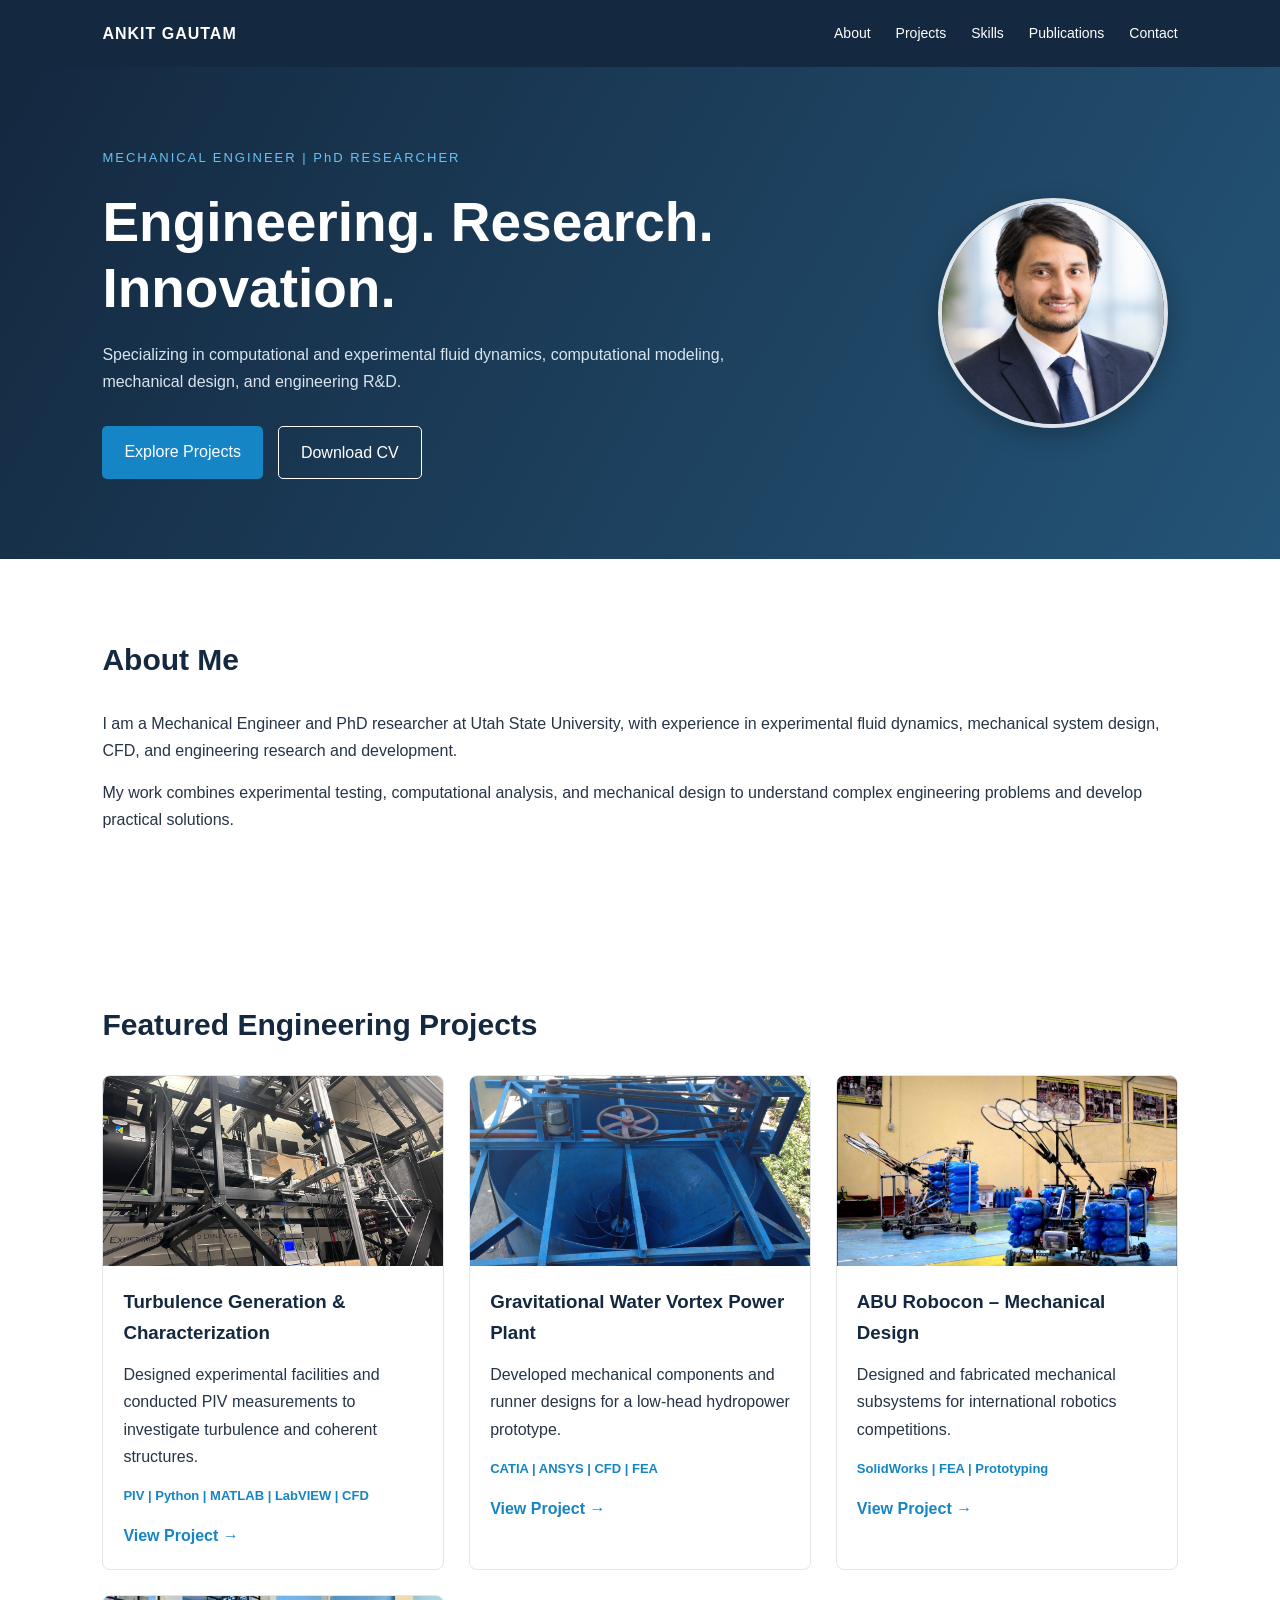
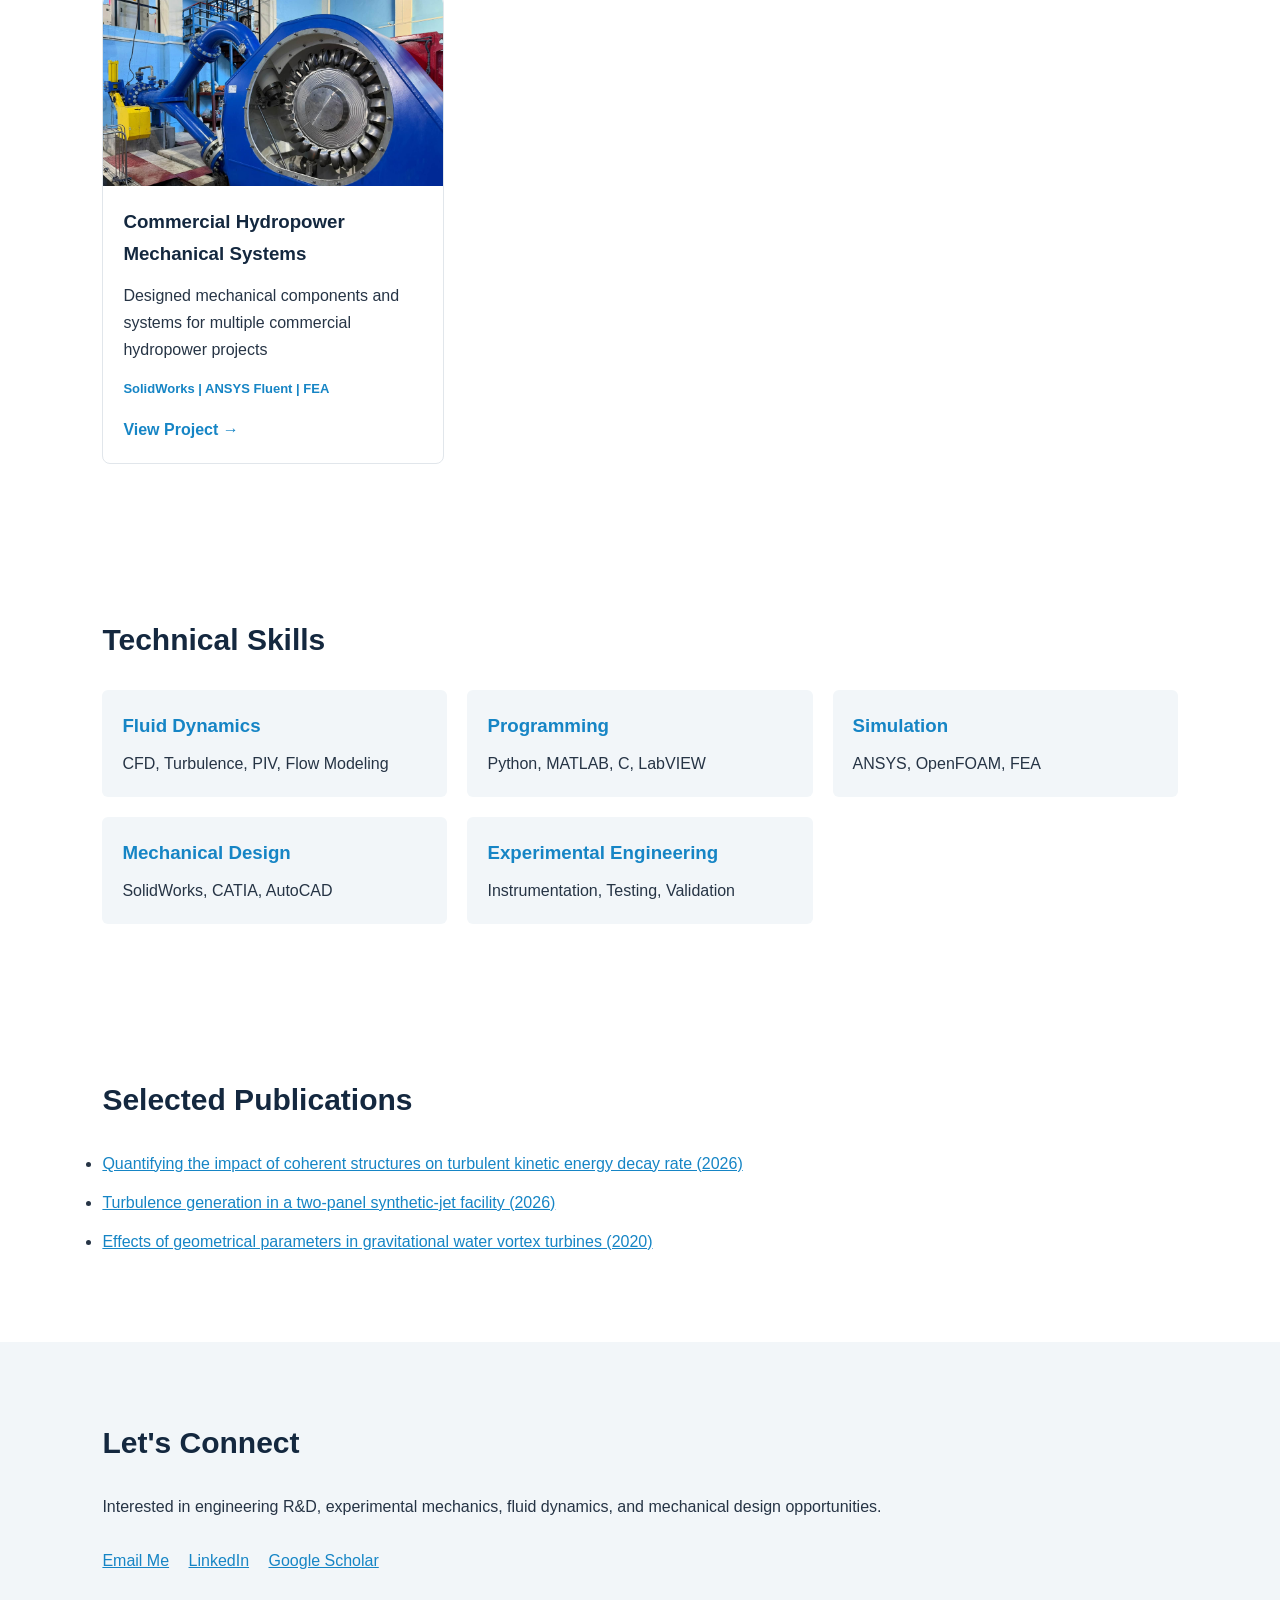
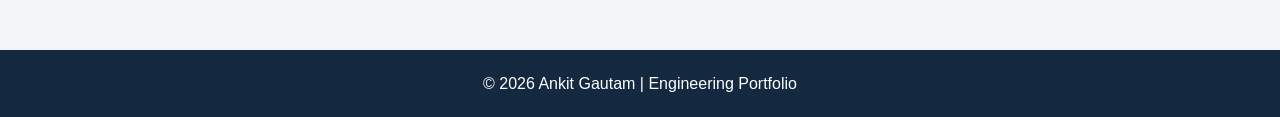
<file: index.html>
<!DOCTYPE html>
<html lang="en">
<head>
    <meta charset="UTF-8">
    <meta name="viewport" content="width=device-width, initial-scale=1.0">

    <title>Ankit Gautam | Mechanical Engineer</title>

    <meta name="description" content="Engineering portfolio of Ankit Gautam, Mechanical Engineer specializing in fluid dynamics, R&D, CFD and mechanical design.">

    <link rel="stylesheet" href="style.css">
</head>

<body>

<!-- Navigation -->
<header>
    <nav class="navbar">
        <a href="#" class="logo">ANKIT GAUTAM</a>

        <div class="nav-links">
            <a href="#about">About</a>
            <a href="#projects">Projects</a>
            <a href="#skills">Skills</a>
            <a href="#publications">Publications</a>
            <a href="#contact">Contact</a>
        </div>
    </nav>
</header>

<!-- Hero Section -->
<section class="hero">

    <!-- Text content: left side -->
    <div class="hero-content">
        <p class="eyebrow">MECHANICAL ENGINEER | PhD RESEARCHER</p>

        <h1>Engineering. Research. Innovation.</h1>

        <p>
            Specializing in computational and experimental fluid dynamics,
            computational modeling, mechanical design,
            and engineering R&D.
        </p>

        <div class="hero-buttons">
            <a href="#projects" class="btn">Explore Projects</a>

            <a href="assets/CV_A_Gautam.pdf"
               class="btn secondary"
               target="_blank"
               rel="noopener noreferrer">
                Download CV
            </a>
        </div>
    </div>

    <!-- Headshot: right side -->
    <div class="hero-image">
        <img
            src="assets/headshot.png"
            alt="Professional headshot of Ankit Gautam"
            class="profile-photo">
    </div>

</section>

<!-- About -->
<section id="about" class="section">
    <h2>About Me</h2>

    <p>
        I am a Mechanical Engineer and PhD researcher at
        Utah State University, with experience in experimental
        fluid dynamics, mechanical system design, CFD, and
        engineering research and development.
    </p>

    <p>
        My work combines experimental testing, computational
        analysis, and mechanical design to understand complex
        engineering problems and develop practical solutions.
    </p>
</section>

<!-- Projects -->
<section id="projects" class="section">
    <h2>Featured Engineering Projects</h2>

    <div class="project-grid">

        <article class="project-card">
            <img src="assets/robut_facility.jpeg"
                 alt="Experimental turbulence facility">

            <div class="project-info">
                <h3>Turbulence Generation &amp; Characterization</h3>

                <p>
                    Designed experimental facilities and conducted
                    PIV measurements to investigate turbulence
                    and coherent structures.
                </p>

                <p class="tools">
                    PIV | Python | MATLAB | LabVIEW | CFD
                </p>

                <a href="projects/turbulence.html">View Project →</a>
            </div>
        </article>

        <article class="project-card">
            <img src="assets/ces_assembly.png"
                 alt="Gravitational water vortex turbine">

            <div class="project-info">
                <h3>Gravitational Water Vortex Power Plant</h3>

                <p>
                    Developed mechanical components and runner
                    designs for a low-head hydropower prototype.
                </p>

                <p class="tools">
                    CATIA | ANSYS | CFD | FEA
                </p>

                <a href="projects/vortex.html">View Project →</a>
            </div>
        </article>

        <article class="project-card">
            <img src="assets/robotics_project_2015.jpg"
                 alt="Robotics engineering project">

            <div class="project-info">
                <h3>ABU Robocon – Mechanical Design</h3>

                <p>
                    Designed and fabricated mechanical subsystems
                    for international robotics competitions.
                </p>

                <p class="tools">
                    SolidWorks | FEA | Prototyping
                </p>

                <a href="projects/robotics.html">View Project →</a>
            </div>
        </article>

        <article class="project-card">
            <img src="assets/chepe_turbine.jpg"
                 alt="Commercial Hydropower">

            <div class="project-info">
                <h3>Commercial Hydropower Mechanical Systems</h3>

                <p>
                    Designed mechanical components and systems for
                    multiple commercial hydropower projects
                </p>

                <p class="tools">
                    SolidWorks | ANSYS Fluent | FEA
                </p>

                <a href="projects/hydropower.html">View Project →</a>
            </div>
        </article>

    </div>
</section>

<!-- Skills -->
<section id="skills" class="section">
    <h2>Technical Skills</h2>

    <div class="skills-grid">

        <div>
            <h3>Fluid Dynamics</h3>
            CFD, Turbulence, PIV, Flow Modeling
        </div>

        <div>
            <h3>Programming</h3>
            Python, MATLAB, C, LabVIEW
        </div>

        <div>
            <h3>Simulation</h3>
            ANSYS, OpenFOAM, FEA
        </div>

        <div>
            <h3>Mechanical Design</h3>
            SolidWorks, CATIA, AutoCAD
        </div>

        <div>
            <h3>Experimental Engineering</h3>
            Instrumentation, Testing, Validation
        </div>

    </div>
</section>

<!-- Publications -->
<section id="publications" class="section">
    <h2>Selected Publications</h2>

    <ul>
        <li>
            <a href="https://doi.org/10.1103/z9ds-1yfc"
               target="_blank"
               rel="noopener noreferrer">
                Quantifying the impact of coherent structures
                on turbulent kinetic energy decay rate (2026)
            </a>
        </li>

        <li>
            <a href="https://doi.org/10.1017/flo.2026.10069"
               target="_blank"
               rel="noopener noreferrer">
                Turbulence generation in a two-panel
                synthetic-jet facility (2026)
            </a>
        </li>

        <li>
            <a href="https://doi.org/10.1155/2020/5373784"
               target="_blank"
               rel="noopener noreferrer">
                Effects of geometrical parameters in
                gravitational water vortex turbines (2020)
            </a>
        </li>
    </ul>
</section>

<!-- Contact -->
<section id="contact" class="section contact">
    <h2>Let's Connect</h2>

    <p>
        Interested in engineering R&amp;D, experimental mechanics,
        fluid dynamics, and mechanical design opportunities.
    </p>

    <a href="mailto:ankitgautam.units@gmail.com">Email Me</a>

    <a href="https://www.linkedin.com/in/ankit-gautam-42b537121"
       target="_blank"
       rel="noopener noreferrer">
        LinkedIn
    </a>

    <a href="https://scholar.google.com/citations?user=yp735JkAAAAJ"
       target="_blank"
       rel="noopener noreferrer">
        Google Scholar
    </a>
</section>

<!-- Footer -->
<footer>
    <p>© 2026 Ankit Gautam | Engineering Portfolio</p>
</footer>

</body>
</html>
</file>
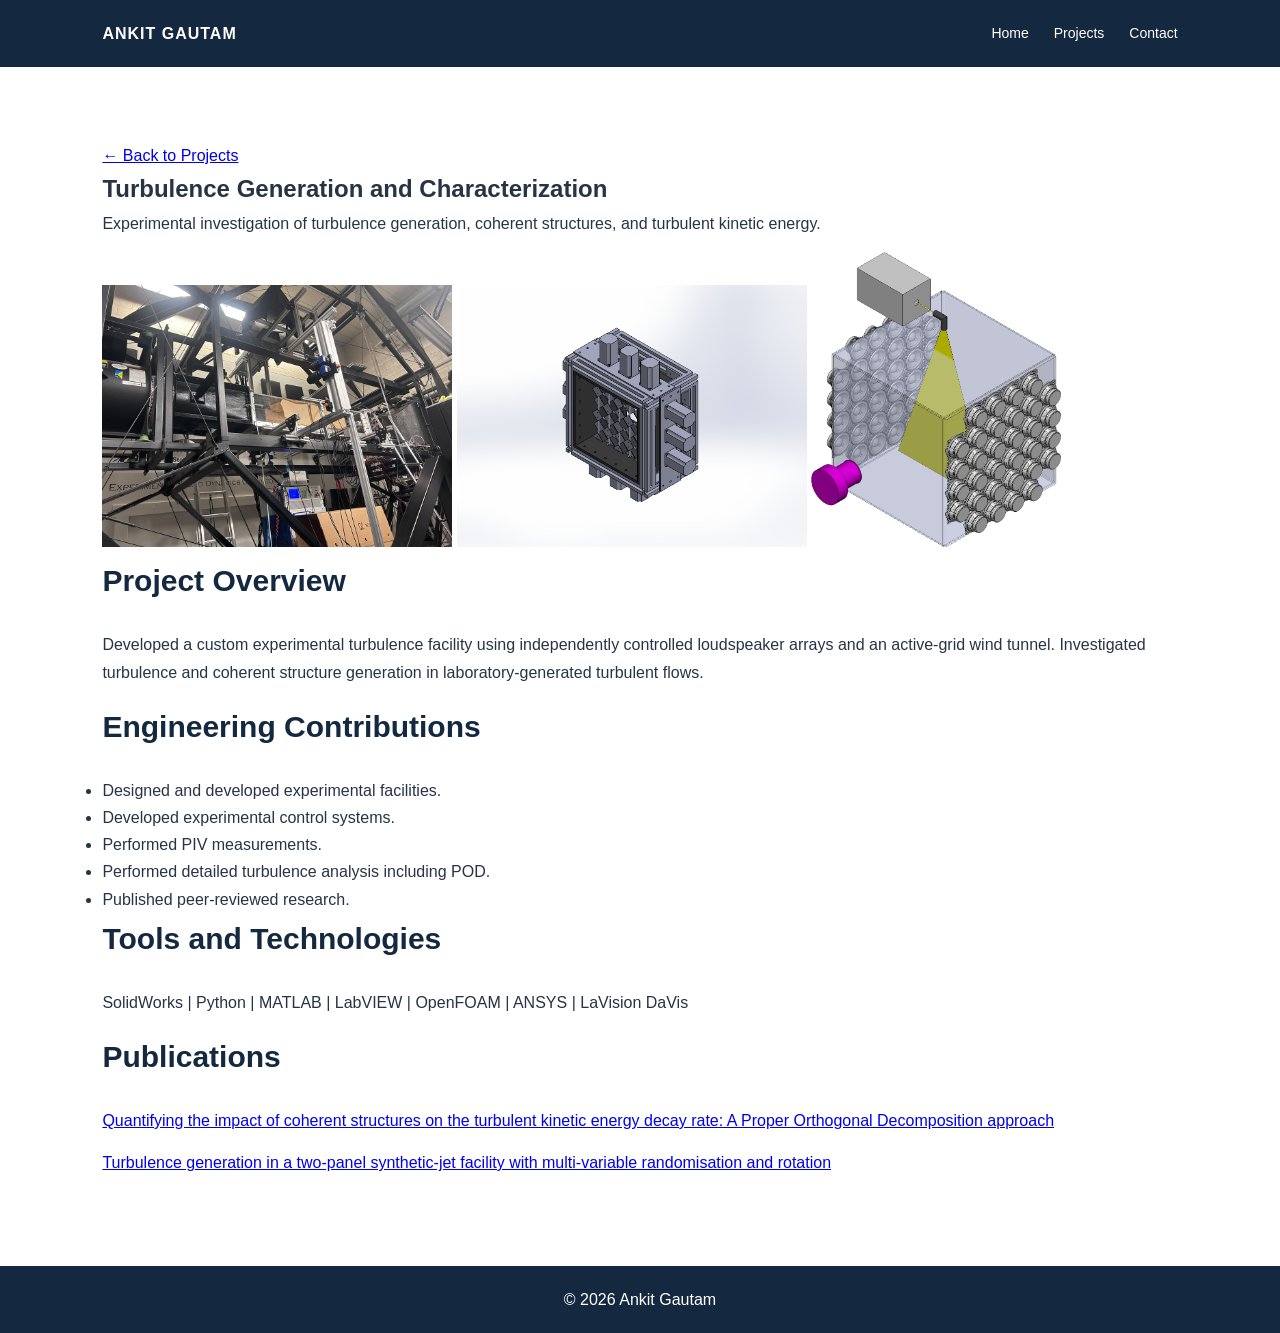
<file: projects/turbulence.html>
<!DOCTYPE html>
<html lang="en">
<head>
    <meta charset="UTF-8">
    <meta name="viewport" content="width=device-width, initial-scale=1.0">

    <title>Turbulence Research | Ankit Gautam</title>

    <link rel="stylesheet" href="../style.css">
</head>

<body>

<header>
    <nav class="navbar">
        <a href="../index.html" class="logo">
            ANKIT GAUTAM
        </a>

        <div class="nav-links">
            <a href="../index.html">Home</a>
            <a href="../index.html#projects">Projects</a>
            <a href="../index.html#contact">Contact</a>
        </div>
    </nav>
</header>

<section class="section">

    <a href="../index.html#projects">
        ← Back to Projects
    </a>

    <h1>Turbulence Generation
        and Characterization</h1>

    <p>
        Experimental investigation of turbulence
        generation, coherent structures, and
        turbulent kinetic energy.
    </p>

    <img src="../assets/robut_facility.jpeg"
         alt="Experimental facility"
         style="width:70%; max-width:350px;">
    <img src="../assets/active_grid_model.PNG"
         alt="Experimental facility"
         style="width:70%; max-width:350px;">
    <img src="../assets/turbulence_box_model.jpg"
         alt="Experimental facility"
         style="width:70%; max-width:250px;">

    <h2>Project Overview</h2>

    <p>
        Developed a custom experimental turbulence
        facility using independently controlled
        loudspeaker arrays and an active-grid wind tunnel.
        Investigated turbulence and coherent structure generation in laboratory-generated turbulent flows.
    </p>

    <h2>Engineering Contributions</h2>

    <ul>
        <li>Designed and developed experimental facilities.</li>
        <li>Developed experimental control systems.</li>
        <li>Performed PIV measurements.</li>
        <li>Performed detailed turbulence analysis including POD.</li>
        <li>Published peer-reviewed research.</li>
    </ul>

    <h2>Tools and Technologies</h2>

    <p>
        SolidWorks | Python | MATLAB | LabVIEW |
        OpenFOAM | ANSYS | LaVision DaVis
    </p>

    <h2>Publications</h2>

    <p>
        <a href="https://doi.org/10.1103/z9ds-1yfc"
           target="_blank">
           Quantifying the impact of coherent structures on the turbulent kinetic energy decay rate: A Proper Orthogonal Decomposition approach
        </a>
    </p>
    <p>
        <a href="https://doi.org/10.1017/flo.2026.10069"
           target="_blank">
           Turbulence generation in a two-panel synthetic-jet facility with multi-variable randomisation and rotation
        </a>
    </p>

</section>

<footer>
    <p>© 2026 Ankit Gautam</p>
</footer>

</body>
</html>
</file>
<file: style.css>
/* =========================================
   GLOBAL STYLES
========================================= */

* {
    margin: 0;
    padding: 0;
    box-sizing: border-box;
}

html {
    scroll-behavior: smooth;
}

body {
    font-family: Arial, Helvetica, sans-serif;
    color: #263445;
    background: #ffffff;
    line-height: 1.7;
}


/* =========================================
   NAVIGATION
========================================= */

.navbar {
    display: flex;
    justify-content: space-between;
    align-items: center;
    padding: 20px 8%;
    background: #14283f;
    color: white;
}

.logo {
    color: white;
    font-weight: bold;
    text-decoration: none;
    letter-spacing: 1px;
}

.nav-links {
    display: flex;
    gap: 25px;
}

.nav-links a {
    color: white;
    text-decoration: none;
    font-size: 14px;
}

.nav-links a:hover {
    color: #55b5ee;
}


/* =========================================
   HERO SECTION AND HEADSHOT
========================================= */

.hero {
    background: linear-gradient(120deg, #14283f, #245477);
    color: white;

    padding: 80px 8%;
    min-height: 430px;

    display: flex;
    align-items: center;
    justify-content: space-between;
    gap: 50px;
}

/* Left-side introduction */

.hero-content {
    flex: 1;
    max-width: 750px;
}

.eyebrow {
    color: #69c1f2;
    letter-spacing: 2px;
    font-size: 13px;
}

.hero h1 {
    font-size: clamp(35px, 5vw, 55px);
    line-height: 1.2;
    margin: 20px 0;
}

.hero-content > p:not(.eyebrow) {
    color: #d8e4ee;
    max-width: 650px;
}

/* Hero buttons */

.hero-buttons {
    margin-top: 30px;
    display: flex;
    gap: 15px;
    flex-wrap: wrap;
}

.btn {
    display: inline-block;
    padding: 12px 22px;
    background: #1685c5;
    color: white;
    text-decoration: none;
    border-radius: 5px;
    transition: background 0.2s;
}

.btn:hover {
    background: #0872ad;
}

.btn.secondary {
    background: transparent;
    border: 1px solid white;
}

.btn.secondary:hover {
    background: rgba(255, 255, 255, 0.12);
}

/* Right-side headshot */

.hero-image {
    flex: 0 0 250px;

    display: flex;
    justify-content: center;
    align-items: center;
}

.profile-photo {
    display: block;

    width: 230px;
    height: 230px;

    object-fit: cover;
    object-position: center top;

    border-radius: 50%;
    border: 4px solid rgba(255, 255, 255, 0.85);

    box-shadow: 0 8px 25px rgba(0, 0, 0, 0.25);
}


/* =========================================
   GENERAL CONTENT SECTIONS
========================================= */

.section {
    padding: 75px 8%;
}

.section h2 {
    font-size: 30px;
    color: #14283f;
    margin-bottom: 25px;
}

.section p {
    margin-bottom: 15px;
}


/* =========================================
   PROJECT CARDS
========================================= */

.project-grid {
    display: grid;
    grid-template-columns: repeat(3, 1fr);
    gap: 25px;
}

.project-card {
    border: 1px solid #e1e6eb;
    border-radius: 8px;
    overflow: hidden;
    transition: transform 0.2s;
}

.project-card:hover {
    transform: translateY(-5px);
}

.project-card img {
    display: block;
    width: 100%;
    height: 190px;
    object-fit: cover;
}

.project-info {
    padding: 20px;
}

.project-info h3 {
    color: #14283f;
    margin-bottom: 12px;
}

.tools {
    color: #1685c5;
    font-size: 13px;
    font-weight: bold;
}

.project-info a {
    color: #1685c5;
    text-decoration: none;
    font-weight: bold;
}


/* =========================================
   TECHNICAL SKILLS
========================================= */

.skills-grid {
    display: grid;
    grid-template-columns: repeat(3, 1fr);
    gap: 20px;
}

.skills-grid > div {
    padding: 20px;
    background: #f2f6f9;
    border-radius: 6px;
}

.skills-grid h3 {
    color: #1685c5;
    margin-bottom: 8px;
}


/* =========================================
   PUBLICATIONS
========================================= */

#publications li {
    margin: 12px 0;
}

#publications a {
    color: #1685c5;
}


/* =========================================
   CONTACT
========================================= */

.contact {
    background: #f2f6f9;
}

.contact a {
    display: inline-block;
    margin: 12px 15px 0 0;
    color: #1685c5;
}


/* =========================================
   FOOTER
========================================= */

footer {
    background: #14283f;
    color: white;
    text-align: center;
    padding: 20px;
}


/* =========================================
   TABLET RESPONSIVENESS
========================================= */

@media (max-width: 900px) {

    .hero {
        gap: 30px;
    }

    .hero-image {
        flex-basis: 200px;
    }

    .profile-photo {
        width: 190px;
        height: 190px;
    }

    .project-grid {
        grid-template-columns: repeat(2, 1fr);
    }
}


/* =========================================
   MOBILE RESPONSIVENESS
========================================= */

@media (max-width: 768px) {

    .navbar {
        flex-direction: column;
        gap: 15px;
    }

    .nav-links {
        flex-wrap: wrap;
        justify-content: center;
        gap: 12px;
    }

    /* Put headshot above introduction on mobile */

    .hero {
        flex-direction: column-reverse;
        text-align: center;
        padding: 60px 8%;
        gap: 30px;
    }

    .hero-content {
        width: 100%;
    }

    .hero-image {
        flex: none;
    }

    .profile-photo {
        width: 180px;
        height: 180px;
    }

    .hero-buttons {
        justify-content: center;
    }

    .project-grid,
    .skills-grid {
        grid-template-columns: 1fr;
    }

    .section {
        padding: 55px 8%;
    }
}
</file>
